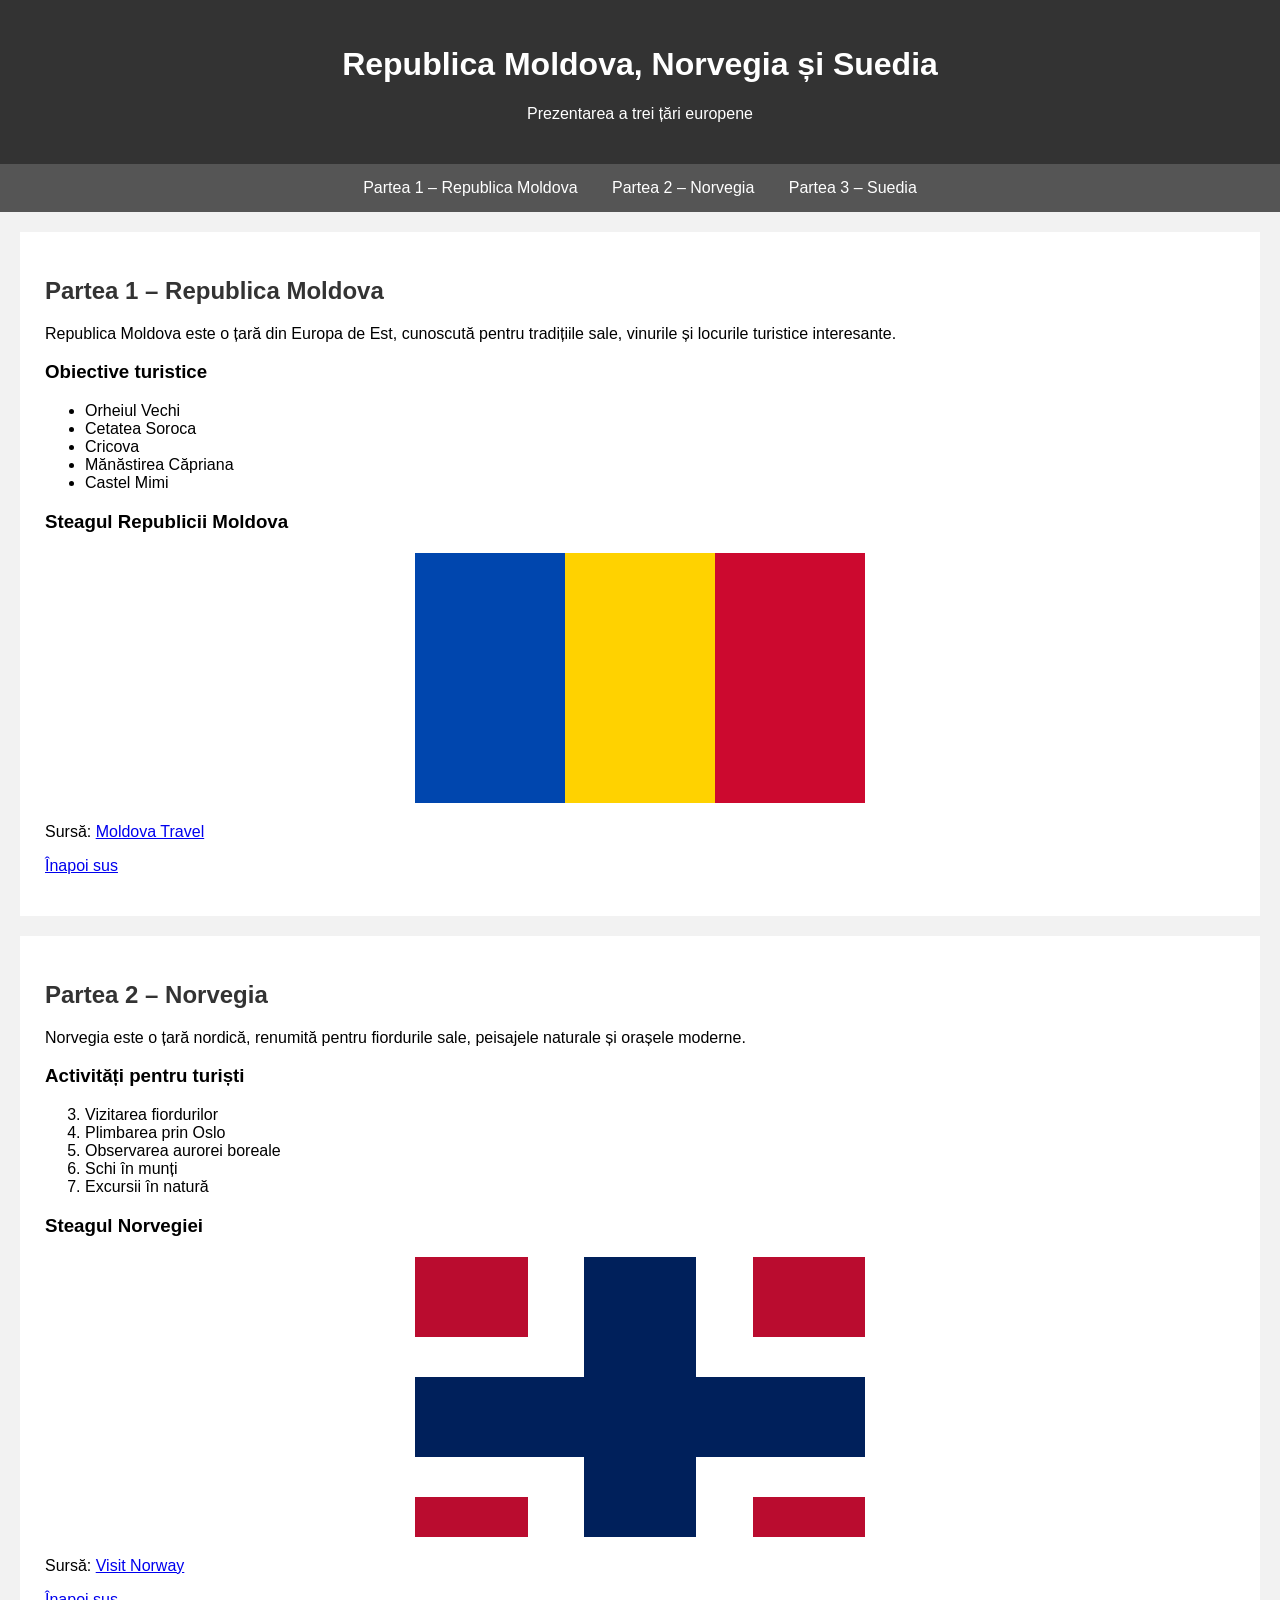
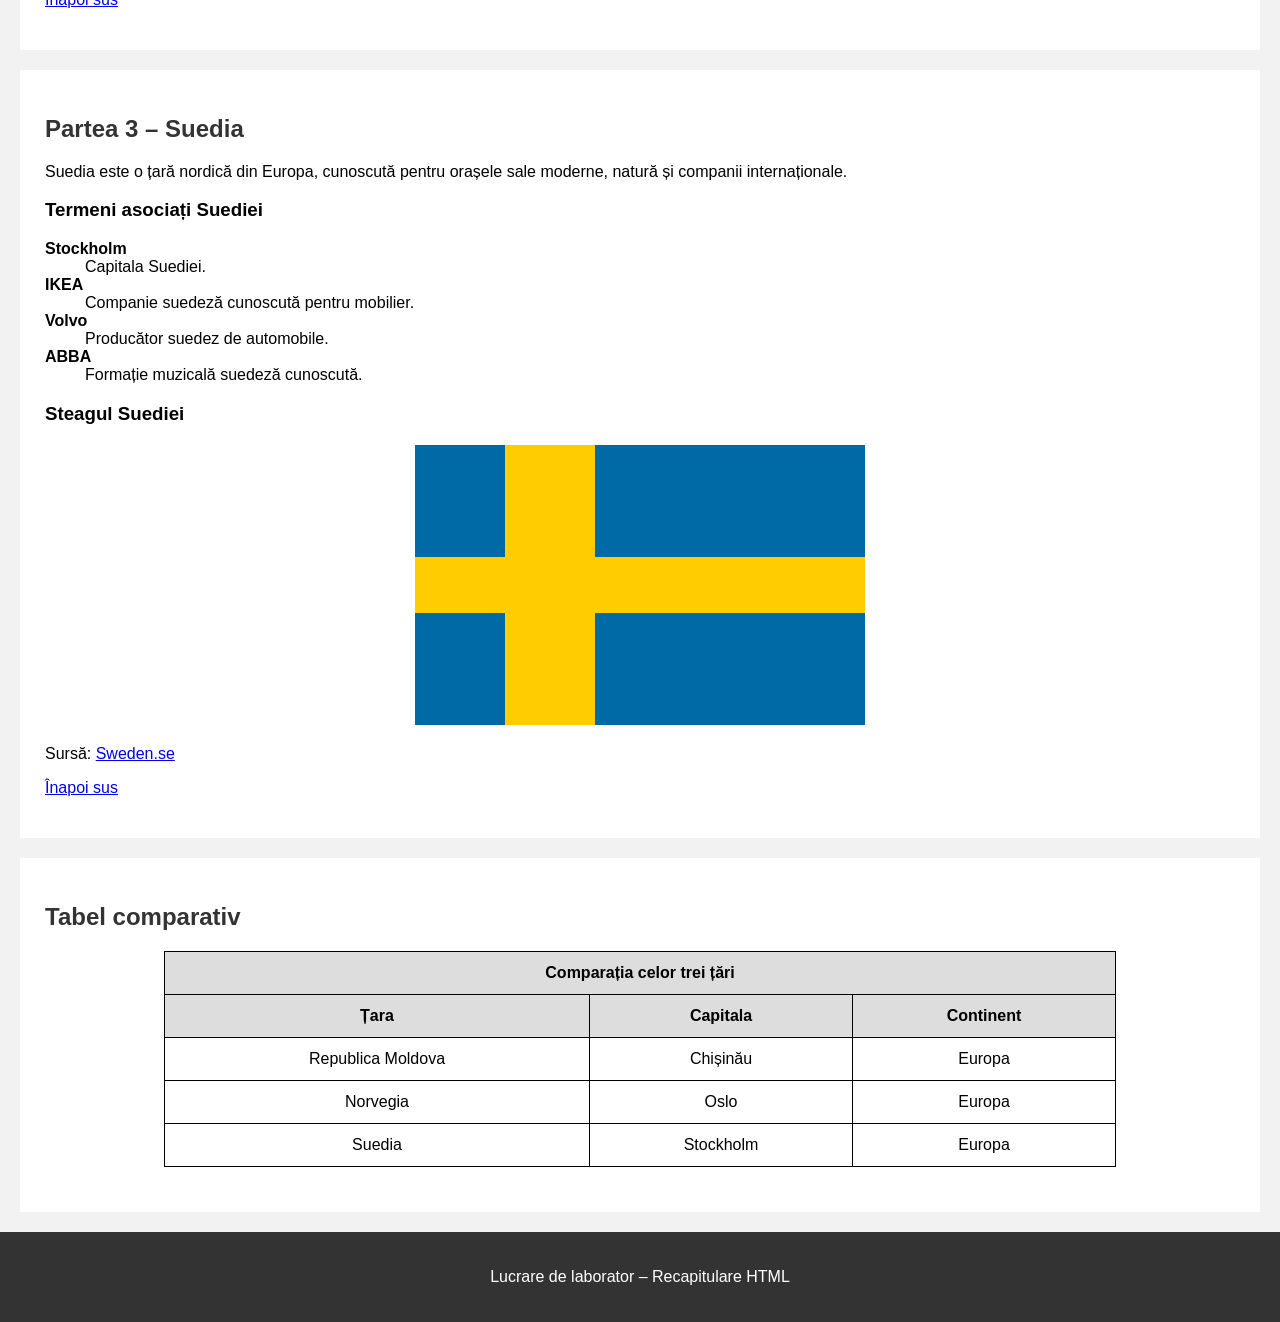
<file: index.html>
<!DOCTYPE html>
<html>
<head>
    <meta charset="UTF-8">
    <title>Republica Moldova, Norvegia și Suedia</title>

    <style>

        body {
            font-family: Arial;
            margin: 0;
            background-color: #f2f2f2;
        }

        /* HEADER */

        header {
            background-color: #333;
            color: white;
            text-align: center;
            padding: 25px;
        }

        /* MENIU */

        nav {
            background-color: #555;
            text-align: center;
            padding: 15px;
        }

        nav a {
            color: white;
            text-decoration: none;
            margin: 15px;
        }

        nav a:hover {
            text-decoration: underline;
        }

        /* SECTIUNI */

        .tara {
            background-color: white;
            margin: 20px;
            padding: 25px;
        }

        h2 {
            color: #333;
        }

        /* STEAGURI */

        table {
            border-collapse: collapse;
            margin: 20px auto;
        }

        td {
            padding: 0;
        }


        /* STEAGUL REPUBLICII MOLDOVA */

        .moldova {
            width: 450px;
            height: 250px;
        }

        .moldova td {
            width: 150px;
            height: 250px;
        }

        .albastru-moldova {
            background-color: #0046ae;
        }

        .galben-moldova {
            background-color: #ffd200;
        }

        .rosu-moldova {
            background-color: #cc092f;
        }


        /* STEAGUL NORVEGIEI */

        .norvegia {
            width: 450px;
            height: 280px;
        }

        .norvegia td {
            width: 56px;
            height: 40px;
        }

        .rosu-norvegia {
            background-color: #ba0c2f;
        }

        .alb-norvegia {
            background-color: white;
        }

        .albastru-norvegia {
            background-color: #00205b;
        }


        /* STEAGUL SUEDIEI */

        .suedia {
            width: 450px;
            height: 280px;
        }

        .suedia td {
            width: 90px;
            height: 56px;
        }

        .albastru-suedia {
            background-color: #006aa7;
        }

        .galben-suedia {
            background-color: #fecc00;
        }


        /* TABEL COMPARATIV */

        .comparativ {
            background-color: white;
            margin: 20px;
            padding: 25px;
        }

        .comparativ table {
            width: 80%;
            border-collapse: collapse;
        }

        .comparativ th,
        .comparativ td {
            border: 1px solid black;
            padding: 12px;
            text-align: center;
        }

        .comparativ th {
            background-color: #ddd;
        }


        /* FOOTER */

        footer {
            background-color: #333;
            color: white;
            text-align: center;
            padding: 20px;
        }

    </style>
</head>


<body id="sus">


    <!-- HEADER -->

    <header>
        <h1>Republica Moldova, Norvegia și Suedia</h1>
        <p>Prezentarea a trei țări europene</p>
    </header>


    <!-- MENIU -->

    <nav>

        <a href="#moldova">
            Partea 1 – Republica Moldova
        </a>

        <a href="#norvegia">
            Partea 2 – Norvegia
        </a>

        <a href="#suedia">
            Partea 3 – Suedia
        </a>

    </nav>



    <!-- REPUBLICA MOLDOVA -->

    <div class="tara" id="moldova">

        <section>

            <h2>Partea 1 – Republica Moldova</h2>

            <article>

                <p>
                    Republica Moldova este o țară din Europa de Est,
                    cunoscută pentru tradițiile sale, vinurile și locurile
                    turistice interesante.
                </p>


                <h3>Obiective turistice</h3>

                <ul>

                    <li>Orheiul Vechi</li>

                    <li>Cetatea Soroca</li>

                    <li>Cricova</li>

                    <li>Mănăstirea Căpriana</li>

                    <li>Castel Mimi</li>

                </ul>


                <h3>Steagul Republicii Moldova</h3>


                <table class="moldova">

                    <tr>

                        <td class="albastru-moldova"></td>

                        <td class="galben-moldova"></td>

                        <td class="rosu-moldova"></td>

                    </tr>

                </table>


                <p>
                    Sursă:
                    <a href="https://moldova.travel/" target="_blank">
                        Moldova Travel
                    </a>
                </p>

            </article>


            <p>
                <a href="#sus">Înapoi sus</a>
            </p>

        </section>

    </div>



    <!-- NORVEGIA -->

    <div class="tara" id="norvegia">

        <section>

            <h2>Partea 2 – Norvegia</h2>

            <article>

                <p>
                    Norvegia este o țară nordică, renumită pentru fiordurile
                    sale, peisajele naturale și orașele moderne.
                </p>


                <h3>Activități pentru turiști</h3>


                <ol start="3">

                    <li>Vizitarea fiordurilor</li>

                    <li>Plimbarea prin Oslo</li>

                    <li>Observarea aurorei boreale</li>

                    <li>Schi în munți</li>

                    <li>Excursii în natură</li>

                </ol>


                <h3>Steagul Norvegiei</h3>


                <table class="norvegia">

                    <tr>

                        <td class="rosu-norvegia"></td>
                        <td class="rosu-norvegia"></td>
                        <td class="alb-norvegia"></td>
                        <td class="albastru-norvegia"></td>
                        <td class="albastru-norvegia"></td>
                        <td class="alb-norvegia"></td>
                        <td class="rosu-norvegia"></td>
                        <td class="rosu-norvegia"></td>

                    </tr>


                    <tr>

                        <td class="rosu-norvegia"></td>
                        <td class="rosu-norvegia"></td>
                        <td class="alb-norvegia"></td>
                        <td class="albastru-norvegia"></td>
                        <td class="albastru-norvegia"></td>
                        <td class="alb-norvegia"></td>
                        <td class="rosu-norvegia"></td>
                        <td class="rosu-norvegia"></td>

                    </tr>


                    <tr>

                        <td class="alb-norvegia"></td>
                        <td class="alb-norvegia"></td>
                        <td class="alb-norvegia"></td>
                        <td class="albastru-norvegia"></td>
                        <td class="albastru-norvegia"></td>
                        <td class="alb-norvegia"></td>
                        <td class="alb-norvegia"></td>
                        <td class="alb-norvegia"></td>

                    </tr>


                    <tr>

                        <td class="albastru-norvegia"></td>
                        <td class="albastru-norvegia"></td>
                        <td class="albastru-norvegia"></td>
                        <td class="albastru-norvegia"></td>
                        <td class="albastru-norvegia"></td>
                        <td class="albastru-norvegia"></td>
                        <td class="albastru-norvegia"></td>
                        <td class="albastru-norvegia"></td>

                    </tr>


                    <tr>

                        <td class="albastru-norvegia"></td>
                        <td class="albastru-norvegia"></td>
                        <td class="albastru-norvegia"></td>
                        <td class="albastru-norvegia"></td>
                        <td class="albastru-norvegia"></td>
                        <td class="albastru-norvegia"></td>
                        <td class="albastru-norvegia"></td>
                        <td class="albastru-norvegia"></td>

                    </tr>


                    <tr>

                        <td class="alb-norvegia"></td>
                        <td class="alb-norvegia"></td>
                        <td class="alb-norvegia"></td>
                        <td class="albastru-norvegia"></td>
                        <td class="albastru-norvegia"></td>
                        <td class="alb-norvegia"></td>
                        <td class="alb-norvegia"></td>
                        <td class="alb-norvegia"></td>

                    </tr>


                    <tr>

                        <td class="rosu-norvegia"></td>
                        <td class="rosu-norvegia"></td>
                        <td class="alb-norvegia"></td>
                        <td class="albastru-norvegia"></td>
                        <td class="albastru-norvegia"></td>
                        <td class="alb-norvegia"></td>
                        <td class="rosu-norvegia"></td>
                        <td class="rosu-norvegia"></td>

                    </tr>

                </table>


                <p>
                    Sursă:
                    <a href="https://www.visitnorway.com/" target="_blank">
                        Visit Norway
                    </a>
                </p>

            </article>


            <p>
                <a href="#sus">Înapoi sus</a>
            </p>

        </section>

    </div>



    <!-- SUEDIA -->

    <div class="tara" id="suedia">

        <section>

            <h2>Partea 3 – Suedia</h2>

            <article>

                <p>
                    Suedia este o țară nordică din Europa, cunoscută pentru
                    orașele sale moderne, natură și companii internaționale.
                </p>


                <h3>Termeni asociați Suediei</h3>


                <dl>

                    <dt><b>Stockholm</b></dt>

                    <dd>
                        Capitala Suediei.
                    </dd>


                    <dt><b>IKEA</b></dt>

                    <dd>
                        Companie suedeză cunoscută pentru mobilier.
                    </dd>


                    <dt><b>Volvo</b></dt>

                    <dd>
                        Producător suedez de automobile.
                    </dd>


                    <dt><b>ABBA</b></dt>

                    <dd>
                        Formație muzicală suedeză cunoscută.
                    </dd>

                </dl>


                <h3>Steagul Suediei</h3>


                <table class="suedia">

                    <tr>

                        <td class="albastru-suedia"></td>
                        <td class="galben-suedia"></td>
                        <td class="albastru-suedia"></td>
                        <td class="albastru-suedia"></td>
                        <td class="albastru-suedia"></td>

                    </tr>


                    <tr>

                        <td class="albastru-suedia"></td>
                        <td class="galben-suedia"></td>
                        <td class="albastru-suedia"></td>
                        <td class="albastru-suedia"></td>
                        <td class="albastru-suedia"></td>

                    </tr>


                    <tr>

                        <td class="galben-suedia"></td>
                        <td class="galben-suedia"></td>
                        <td class="galben-suedia"></td>
                        <td class="galben-suedia"></td>
                        <td class="galben-suedia"></td>

                    </tr>


                    <tr>

                        <td class="albastru-suedia"></td>
                        <td class="galben-suedia"></td>
                        <td class="albastru-suedia"></td>
                        <td class="albastru-suedia"></td>
                        <td class="albastru-suedia"></td>

                    </tr>


                    <tr>

                        <td class="albastru-suedia"></td>
                        <td class="galben-suedia"></td>
                        <td class="albastru-suedia"></td>
                        <td class="albastru-suedia"></td>
                        <td class="albastru-suedia"></td>

                    </tr>

                </table>


                <p>
                    Sursă:
                    <a href="https://sweden.se/" target="_blank">
                        Sweden.se
                    </a>
                </p>

            </article>


            <p>
                <a href="#sus">Înapoi sus</a>
            </p>

        </section>

    </div>



    <!-- TABEL COMPARATIV -->

    <div class="comparativ">

        <section>

            <h2>Tabel comparativ</h2>


            <table>

                <tr>

                    <th colspan="3">
                        Comparația celor trei țări
                    </th>

                </tr>


                <tr>

                    <th>Țara</th>

                    <th>Capitala</th>

                    <th>Continent</th>

                </tr>


                <tr>

                    <td>Republica Moldova</td>

                    <td>Chișinău</td>

                    <td>Europa</td>

                </tr>


                <tr>

                    <td>Norvegia</td>

                    <td>Oslo</td>

                    <td>Europa</td>

                </tr>


                <tr>

                    <td>Suedia</td>

                    <td>Stockholm</td>

                    <td>Europa</td>

                </tr>

            </table>

        </section>

    </div>



    <!-- FOOTER -->

    <footer>

        <p>
            Lucrare de laborator – Recapitulare HTML
        </p>

    </footer>


</body>
</html>
</file>
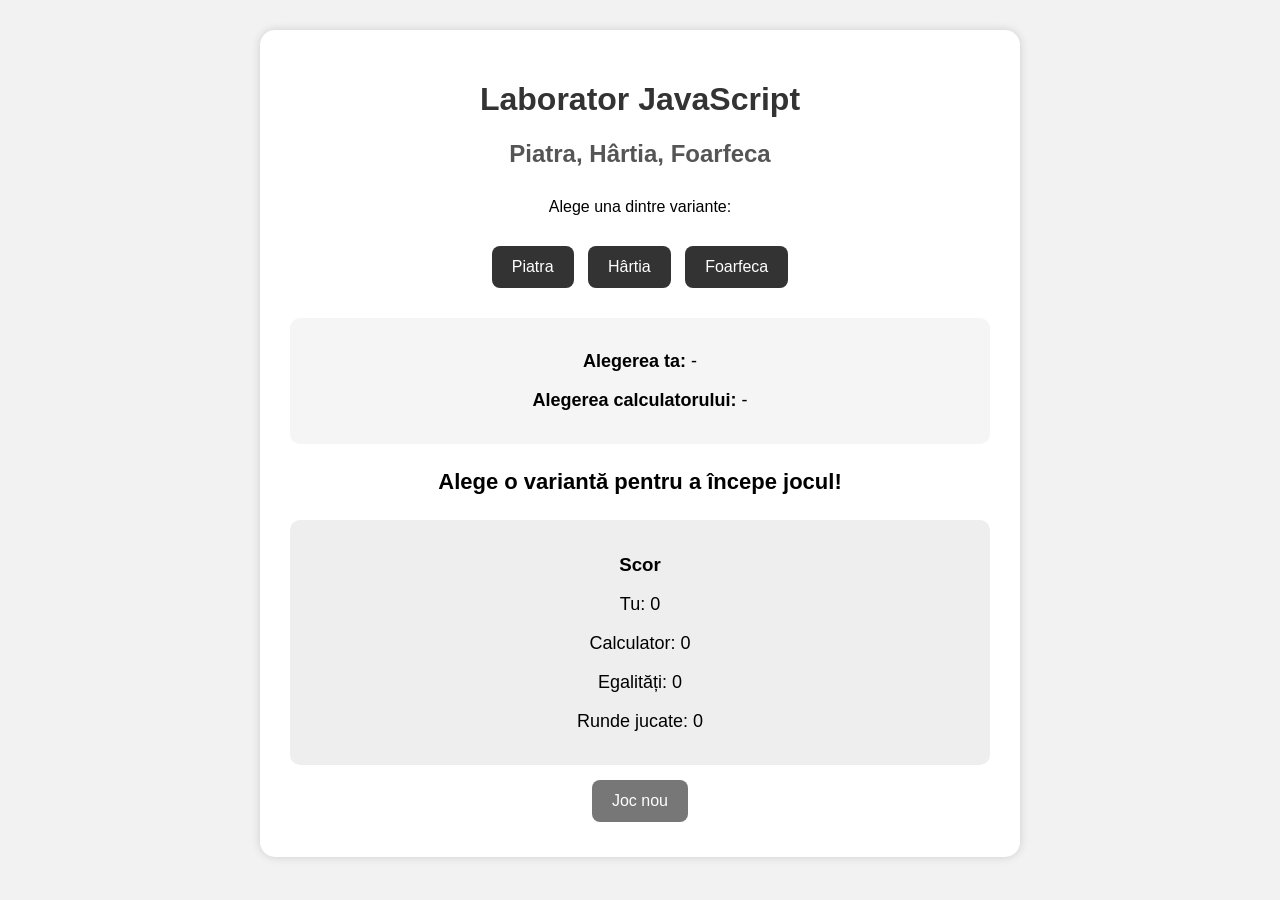
<file: Lab3/index.html>
<!DOCTYPE html>
<html lang="ro">
<head>
    <meta charset="UTF-8">
    <meta name="viewport" content="width=device-width, initial-scale=1.0">

    <title>Laborator JavaScript - Obiecte, Funcții și Metode</title>

    <style>
        body {
            font-family: Arial, sans-serif;
            background-color: #f2f2f2;
            margin: 0;
            padding: 30px;
        }

        .container {
            max-width: 700px;
            margin: auto;
            background-color: white;
            padding: 30px;
            border-radius: 15px;
            box-shadow: 0 0 10px rgba(0, 0, 0, 0.15);
        }

        h1 {
            text-align: center;
            color: #333;
        }

        h2 {
            text-align: center;
            color: #555;
        }

        .game {
            text-align: center;
            margin-top: 30px;
        }

        .buttons {
            margin: 25px 0;
        }

        button {
            padding: 12px 20px;
            margin: 5px;
            border: none;
            border-radius: 8px;
            background-color: #333;
            color: white;
            font-size: 16px;
            cursor: pointer;
        }

        button:hover {
            background-color: #555;
        }

        .info {
            background-color: #f5f5f5;
            padding: 15px;
            border-radius: 10px;
            margin-top: 20px;
        }

        .info p {
            font-size: 18px;
        }

        #result {
            font-size: 22px;
            font-weight: bold;
            margin: 25px 0;
        }

        .score {
            background-color: #eeeeee;
            padding: 15px;
            border-radius: 10px;
            margin-top: 20px;
        }

        .score p {
            font-size: 18px;
        }

        #newGame {
            background-color: #777;
            margin-top: 15px;
        }

        #newGame:hover {
            background-color: #555;
        }
    </style>
</head>

<body>

    <div class="container">

        <h1>Laborator JavaScript</h1>

        <h2>Piatra, Hârtia, Foarfeca</h2>

        <div class="game">

            <p>Alege una dintre variante:</p>

            <div class="buttons">

                <button id="rock">
                    Piatra
                </button>

                <button id="paper">
                    Hârtia
                </button>

                <button id="scissors">
                    Foarfeca
                </button>

            </div>


            <div class="info">

                <p>
                    <strong>Alegerea ta:</strong>
                    <span id="playerChoice">-</span>
                </p>

                <p>
                    <strong>Alegerea calculatorului:</strong>
                    <span id="computerChoice">-</span>
                </p>

            </div>


            <div id="result">
                Alege o variantă pentru a începe jocul!
            </div>


            <div class="score">

                <h3>Scor</h3>

                <p>
                    Tu:
                    <span id="playerScore">0</span>
                </p>

                <p>
                    Calculator:
                    <span id="computerScore">0</span>
                </p>

                <p>
                    Egalități:
                    <span id="drawScore">0</span>
                </p>

                <p>
                    Runde jucate:
                    <span id="rounds">0</span>
                </p>

            </div>


            <button id="newGame">
                Joc nou
            </button>

        </div>

    </div>


    <script src="script.js"></script>

</body>
</html>
</file>
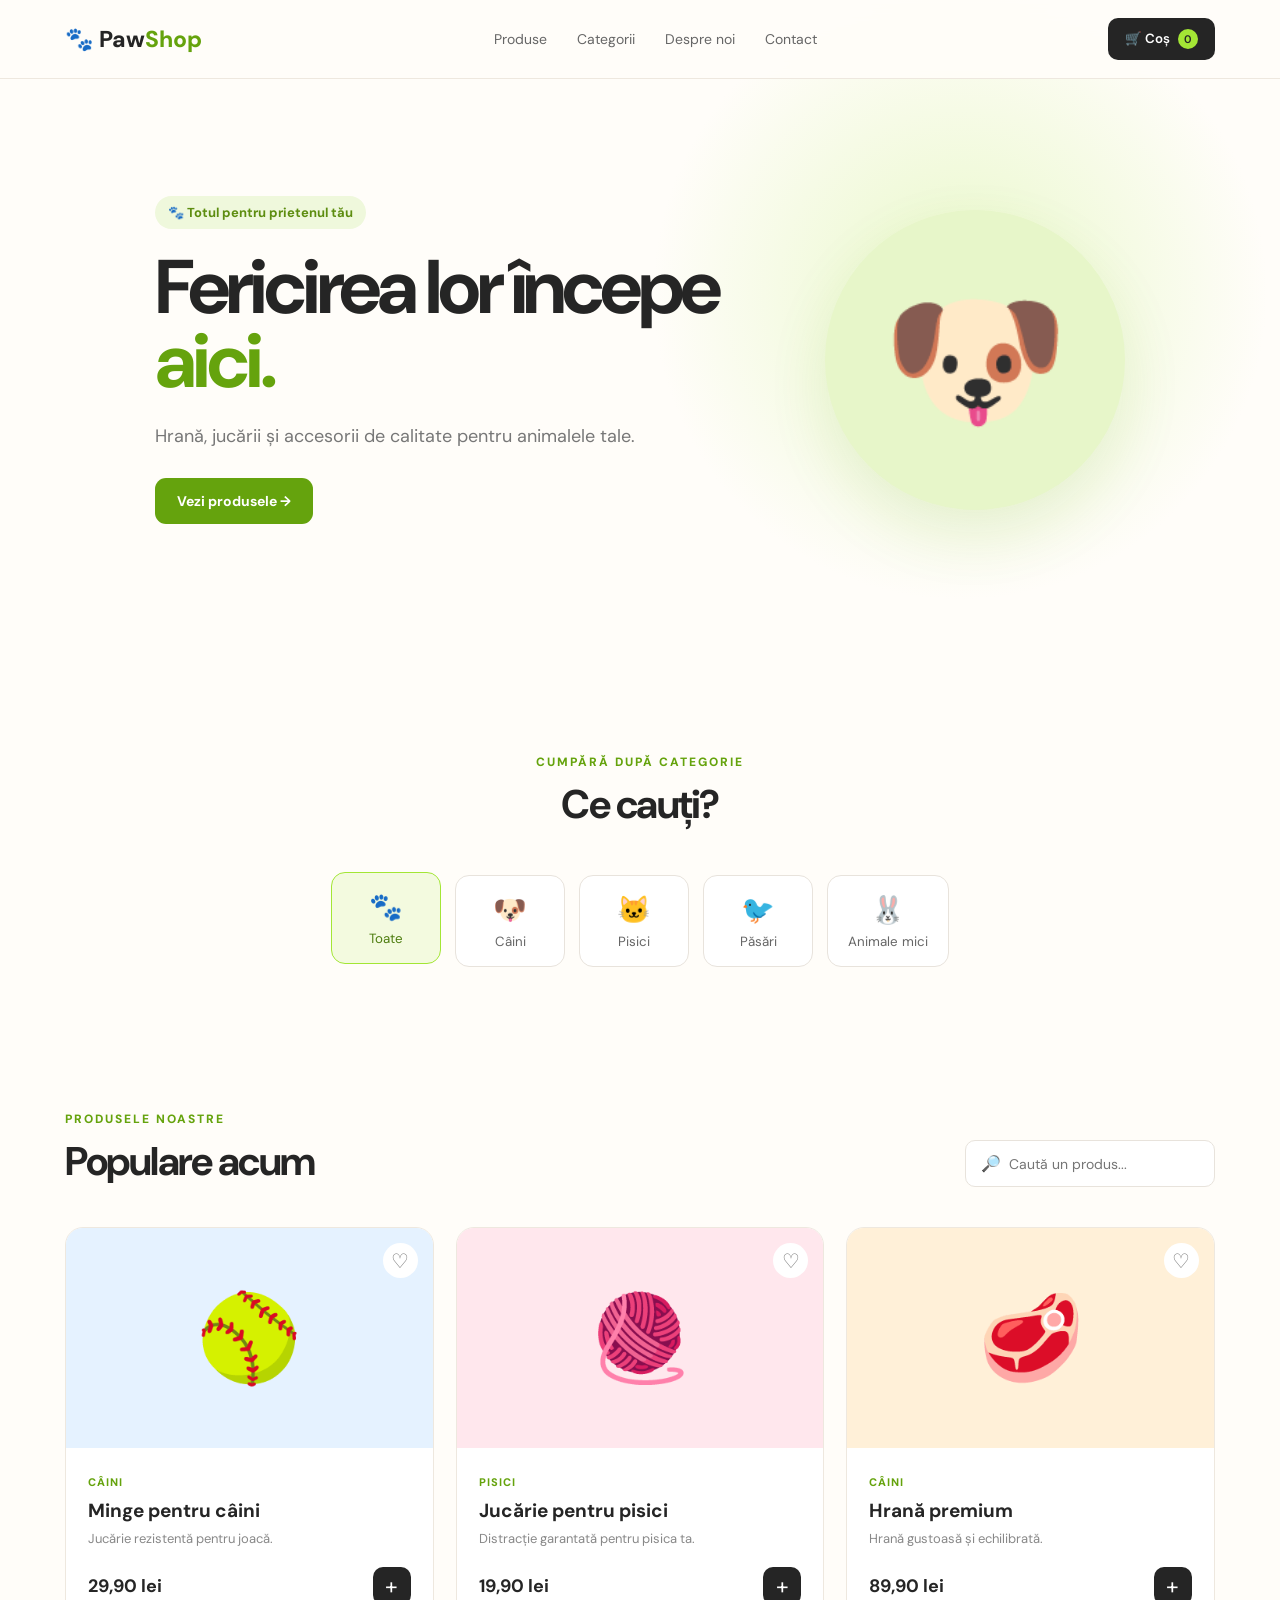
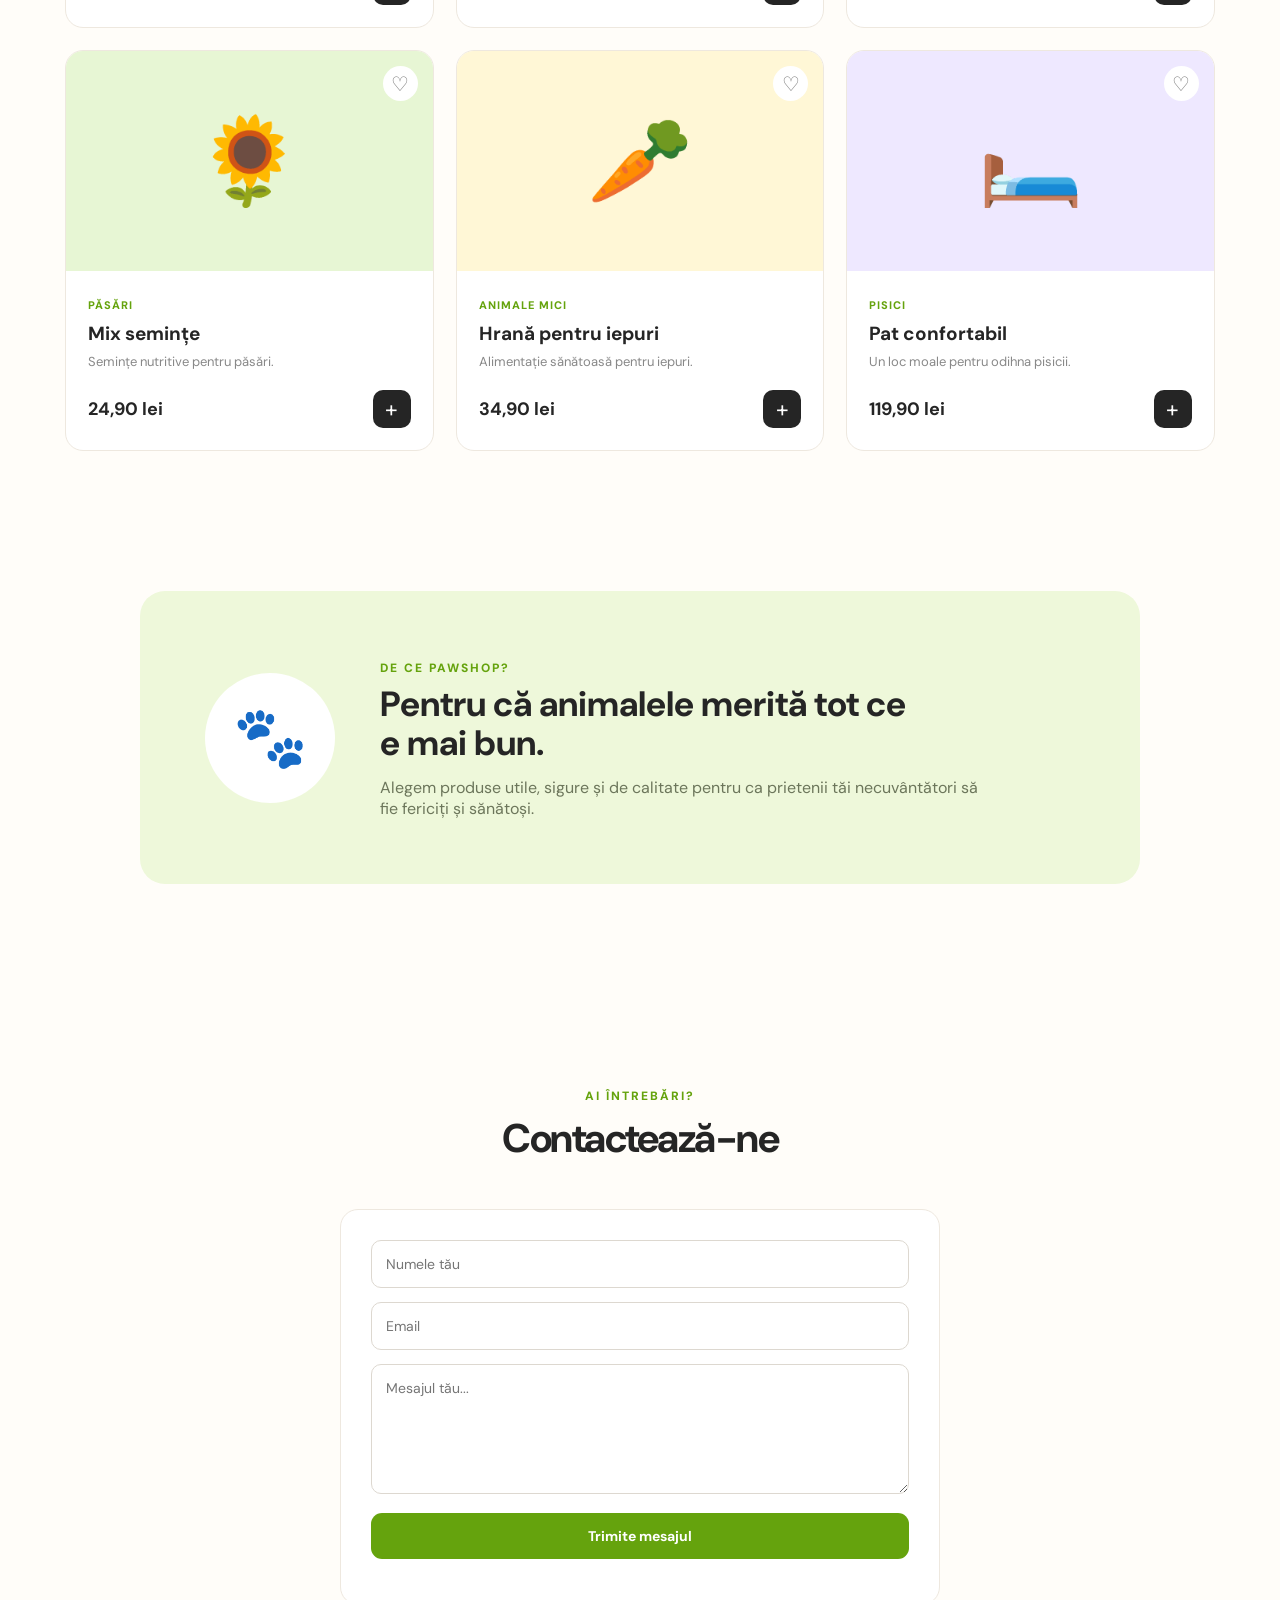
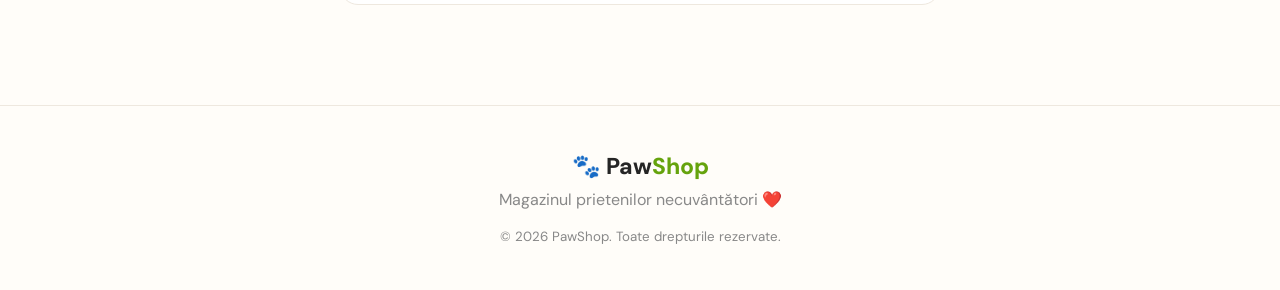
<file: Lab1/site-proba/index.html>
<!DOCTYPE html>
<html lang="ro">
<head>
  <meta charset="UTF-8">
  <meta name="viewport" content="width=device-width, initial-scale=1.0">

  <title>PawShop — Magazin pentru animale</title>

  <link rel="stylesheet" href="style.css">
</head>

<body>

  <!-- NAVBAR -->
  <header>
    <nav class="navbar">

      <a href="#" class="logo">
        🐾 Paw<span>Shop</span>
      </a>

      <div class="nav-links">
        <a href="#produse">Produse</a>
        <a href="#categorii">Categorii</a>
        <a href="#despre">Despre noi</a>
        <a href="#contact">Contact</a>
      </div>

      <button class="cart-button" id="cart-button">
        🛒 Coș
        <span id="cart-count">0</span>
      </button>

    </nav>
  </header>


  <!-- HERO -->
  <section class="hero">

    <div class="hero-content">

      <span class="badge">🐾 Totul pentru prietenul tău</span>

      <h1>
        Fericirea lor începe
        <span>aici.</span>
      </h1>

      <p>
        Hrană, jucării și accesorii de calitate
        pentru animalele tale.
      </p>

      <a href="#produse" class="primary-button">
        Vezi produsele →
      </a>

    </div>

    <div class="hero-animal">
      🐶
    </div>

  </section>


  <!-- CATEGORII -->
  <section id="categorii" class="section">

    <div class="section-title">
      <span>Cumpără după categorie</span>
      <h2>Ce cauți?</h2>
    </div>

    <div class="categories">

      <button class="category active" data-category="toate">
        <strong>🐾</strong>
        Toate
      </button>

      <button class="category" data-category="caini">
        <strong>🐶</strong>
        Câini
      </button>

      <button class="category" data-category="pisici">
        <strong>🐱</strong>
        Pisici
      </button>

      <button class="category" data-category="pasari">
        <strong>🐦</strong>
        Păsări
      </button>

      <button class="category" data-category="iepuri">
        <strong>🐰</strong>
        Animale mici
      </button>

    </div>

  </section>


  <!-- PRODUSE -->
  <section id="produse" class="section products-section">

    <div class="products-header">

      <div class="section-title left">
        <span>Produsele noastre</span>
        <h2>Populare acum</h2>
      </div>

      <div class="search-box">
        🔎
        <input
          type="text"
          id="search"
          placeholder="Caută un produs..."
        >
      </div>

    </div>

    <div class="products" id="products">

      <!-- PRODUS 1 -->
      <article
        class="product"
        data-category="caini"
        data-name="Minge pentru câini"
      >

        <div class="product-image blue">
          🥎
          <span class="favorite">♡</span>
        </div>

        <div class="product-info">

          <span class="product-category">Câini</span>

          <h3>Minge pentru câini</h3>

          <p>
            Jucărie rezistentă pentru joacă.
          </p>

          <div class="product-bottom">
            <strong>29,90 lei</strong>

            <button
              class="add-button"
              data-name="Minge pentru câini"
              data-price="29.90"
            >
              +
            </button>
          </div>

        </div>

      </article>


      <!-- PRODUS 2 -->
      <article
        class="product"
        data-category="pisici"
        data-name="Jucărie pentru pisici"
      >

        <div class="product-image pink">
          🧶
          <span class="favorite">♡</span>
        </div>

        <div class="product-info">

          <span class="product-category">Pisici</span>

          <h3>Jucărie pentru pisici</h3>

          <p>
            Distracție garantată pentru pisica ta.
          </p>

          <div class="product-bottom">
            <strong>19,90 lei</strong>

            <button
              class="add-button"
              data-name="Jucărie pentru pisici"
              data-price="19.90"
            >
              +
            </button>
          </div>

        </div>

      </article>


      <!-- PRODUS 3 -->
      <article
        class="product"
        data-category="caini"
        data-name="Hrană premium câini"
      >

        <div class="product-image orange">
          🥩
          <span class="favorite">♡</span>
        </div>

        <div class="product-info">

          <span class="product-category">Câini</span>

          <h3>Hrană premium</h3>

          <p>
            Hrană gustoasă și echilibrată.
          </p>

          <div class="product-bottom">
            <strong>89,90 lei</strong>

            <button
              class="add-button"
              data-name="Hrană premium"
              data-price="89.90"
            >
              +
            </button>
          </div>

        </div>

      </article>


      <!-- PRODUS 4 -->
      <article
        class="product"
        data-category="pasari"
        data-name="Mix semințe păsări"
      >

        <div class="product-image green">
          🌻
          <span class="favorite">♡</span>
        </div>

        <div class="product-info">

          <span class="product-category">Păsări</span>

          <h3>Mix semințe</h3>

          <p>
            Semințe nutritive pentru păsări.
          </p>

          <div class="product-bottom">
            <strong>24,90 lei</strong>

            <button
              class="add-button"
              data-name="Mix semințe"
              data-price="24.90"
            >
              +
            </button>
          </div>

        </div>

      </article>


      <!-- PRODUS 5 -->
      <article
        class="product"
        data-category="iepuri"
        data-name="Hrană pentru iepuri"
      >

        <div class="product-image yellow">
          🥕
          <span class="favorite">♡</span>
        </div>

        <div class="product-info">

          <span class="product-category">Animale mici</span>

          <h3>Hrană pentru iepuri</h3>

          <p>
            Alimentație sănătoasă pentru iepuri.
          </p>

          <div class="product-bottom">
            <strong>34,90 lei</strong>

            <button
              class="add-button"
              data-name="Hrană pentru iepuri"
              data-price="34.90"
            >
              +
            </button>
          </div>

        </div>

      </article>


      <!-- PRODUS 6 -->
      <article
        class="product"
        data-category="pisici"
        data-name="Pat pentru pisici"
      >

        <div class="product-image purple">
          🛏️
          <span class="favorite">♡</span>
        </div>

        <div class="product-info">

          <span class="product-category">Pisici</span>

          <h3>Pat confortabil</h3>

          <p>
            Un loc moale pentru odihna pisicii.
          </p>

          <div class="product-bottom">
            <strong>119,90 lei</strong>

            <button
              class="add-button"
              data-name="Pat confortabil"
              data-price="119.90"
            >
              +
            </button>
          </div>

        </div>

      </article>

    </div>

  </section>


  <!-- DESPRE -->
  <section id="despre" class="about">

    <div class="about-icon">
      🐾
    </div>

    <div>
      <span>De ce PawShop?</span>

      <h2>
        Pentru că animalele
        merită tot ce e mai bun.
      </h2>

      <p>
        Alegem produse utile, sigure și de calitate
        pentru ca prietenii tăi necuvântători să fie
        fericiți și sănătoși.
      </p>
    </div>

  </section>


  <!-- CONTACT -->
  <section id="contact" class="contact section">

    <div class="section-title">
      <span>Ai întrebări?</span>
      <h2>Contactează-ne</h2>
    </div>

    <form id="contact-form">

      <input
        type="text"
        id="name"
        placeholder="Numele tău"
        required
      >

      <input
        type="email"
        id="email"
        placeholder="Email"
        required
      >

      <textarea
        id="message"
        placeholder="Mesajul tău..."
        required
      ></textarea>

      <button type="submit" class="primary-button">
        Trimite mesajul
      </button>

      <p id="form-message"></p>

    </form>

  </section>


  <!-- FOOTER -->
  <footer>

    <div class="logo">
      🐾 Paw<span>Shop</span>
    </div>

    <p>
      Magazinul prietenilor necuvântători ❤️
    </p>

    <small>
      © 2026 PawShop. Toate drepturile rezervate.
    </small>

  </footer>


  <!-- COS -->
  <div class="cart-overlay" id="cart-overlay">

    <div class="cart">

      <div class="cart-header">
        <h2>Coșul tău 🛒</h2>

        <button id="close-cart">
          ×
        </button>
      </div>

      <div id="cart-items">
        <p class="empty-cart">
          Coșul este gol.
        </p>
      </div>

      <div class="cart-footer">

        <div>
          <span>Total</span>
          <strong id="cart-total">0,00 lei</strong>
        </div>

        <button class="primary-button" id="checkout">
          Finalizează comanda
        </button>

      </div>

    </div>

  </div>


  <script src="script.js"></script>

</body>
</html>
</file>
<file: Lab1/site-proba/style.css>
@import url('https://fonts.googleapis.com/css2?family=DM+Sans:wght@400;500;600;700;800&display=swap');

* {
  margin: 0;
  padding: 0;
  box-sizing: border-box;
}

html {
  scroll-behavior: smooth;
}

body {
  font-family: "DM Sans", sans-serif;
  background: #fffdf9;
  color: #252525;
}

button,
input,
textarea {
  font-family: inherit;
}

button {
  cursor: pointer;
}

a {
  text-decoration: none;
  color: inherit;
}

/* NAVBAR */

header {
  position: fixed;
  top: 0;
  left: 0;
  width: 100%;
  z-index: 100;

  background: rgba(255, 253, 249, 0.9);
  backdrop-filter: blur(15px);

  border-bottom: 1px solid #eee8df;
}

.navbar {
  max-width: 1200px;
  margin: auto;

  height: 78px;

  padding: 0 25px;

  display: flex;
  align-items: center;
  justify-content: space-between;
}

.logo {
  font-size: 23px;
  font-weight: 800;
  color: #252525;
}

.logo span {
  color: #65a30d;
}

.nav-links {
  display: flex;
  gap: 30px;

  color: #666;
  font-size: 14px;
}

.nav-links a {
  transition: 0.2s;
}

.nav-links a:hover {
  color: #65a30d;
}

.cart-button {
  border: none;

  padding: 11px 17px;

  border-radius: 10px;

  background: #252525;
  color: white;

  font-weight: 600;
}

.cart-button span {
  display: inline-flex;

  width: 20px;
  height: 20px;

  margin-left: 5px;

  align-items: center;
  justify-content: center;

  background: #a3e635;
  color: #252525;

  border-radius: 50%;

  font-size: 11px;
}

/* HERO */

.hero {
  min-height: 650px;

  padding: 150px 8% 80px;

  display: flex;
  align-items: center;
  justify-content: center;

  gap: 70px;

  background:
    radial-gradient(
      circle at 75% 45%,
      #e9f8ca,
      transparent 30%
    ),
    #fffdf9;
}

.hero-content {
  max-width: 600px;
}

.badge {
  display: inline-block;

  padding: 8px 13px;

  margin-bottom: 22px;

  border-radius: 30px;

  background: #eff8dc;
  color: #5d8d10;

  font-size: 13px;
  font-weight: 700;
}

.hero h1 {
  font-size: clamp(48px, 7vw, 76px);

  line-height: 0.98;

  letter-spacing: -4px;

  margin-bottom: 25px;
}

.hero h1 span {
  color: #65a30d;
}

.hero p {
  max-width: 500px;

  color: #777;

  font-size: 18px;

  margin-bottom: 30px;
}

.primary-button {
  display: inline-block;

  padding: 14px 22px;

  border: none;
  border-radius: 11px;

  background: #65a30d;
  color: white;

  font-size: 14px;
  font-weight: 700;

  transition: 0.25s;
}

.primary-button:hover {
  background: #4d7c0f;

  transform: translateY(-2px);

  box-shadow:
    0 10px 25px rgba(101, 163, 13, 0.25);
}

.hero-animal {
  width: 300px;
  height: 300px;

  display: flex;
  align-items: center;
  justify-content: center;

  border-radius: 50%;

  background: #e7f6c9;

  font-size: 150px;

  box-shadow:
    0 25px 60px rgba(101, 163, 13, 0.12);

  animation: float 4s ease-in-out infinite;
}

@keyframes float {
  0%, 100% {
    transform: translateY(0);
  }

  50% {
    transform: translateY(-12px);
  }
}

/* SECTIONS */

.section {
  max-width: 1200px;
  margin: auto;

  padding: 100px 25px;
}

.section-title {
  text-align: center;
  margin-bottom: 45px;
}

.section-title span,
.about span {
  color: #65a30d;

  font-size: 12px;
  font-weight: 800;

  text-transform: uppercase;

  letter-spacing: 2px;
}

.section-title h2 {
  margin-top: 7px;

  font-size: 40px;

  letter-spacing: -1.5px;
}

/* CATEGORIES */

.categories {
  display: flex;
  justify-content: center;
  gap: 14px;
  flex-wrap: wrap;
}

.category {
  min-width: 110px;

  padding: 16px 20px;

  display: flex;
  flex-direction: column;
  align-items: center;

  gap: 6px;

  border: 1px solid #e8e3dc;
  border-radius: 14px;

  background: white;

  color: #666;

  transition: 0.2s;
}

.category strong {
  font-size: 27px;
}

.category:hover,
.category.active {
  border-color: #a3e635;

  background: #f3fadf;

  color: #4d7c0f;

  transform: translateY(-3px);
}

/* PRODUCTS */

.products-section {
  padding-top: 40px;
}

.products-header {
  display: flex;
  align-items: end;
  justify-content: space-between;

  margin-bottom: 40px;
}

.section-title.left {
  text-align: left;
  margin: 0;
}

.search-box {
  width: 250px;

  display: flex;
  align-items: center;
  gap: 8px;

  padding: 12px 15px;

  background: white;

  border: 1px solid #e8e3dc;
  border-radius: 10px;
}

.search-box input {
  width: 100%;

  border: none;
  outline: none;

  background: transparent;

  font-size: 14px;
}

/* PRODUCT GRID */

.products {
  display: grid;

  grid-template-columns:
    repeat(3, 1fr);

  gap: 22px;
}

.product {
  overflow: hidden;

  background: white;

  border: 1px solid #eee8df;

  border-radius: 18px;

  transition: 0.25s;
}

.product:hover {
  transform: translateY(-5px);

  box-shadow:
    0 20px 45px rgba(0, 0, 0, 0.07);
}

.product.hidden {
  display: none;
}

.product-image {
  height: 220px;

  display: flex;
  align-items: center;
  justify-content: center;

  position: relative;

  font-size: 85px;
}

.blue {
  background: #e5f2ff;
}

.pink {
  background: #ffe7ed;
}

.orange {
  background: #fff0d8;
}

.green {
  background: #e7f6d4;
}

.yellow {
  background: #fff7d6;
}

.purple {
  background: #eee8ff;
}

.favorite {
  position: absolute;

  top: 15px;
  right: 15px;

  width: 35px;
  height: 35px;

  display: flex;
  align-items: center;
  justify-content: center;

  border-radius: 50%;

  background: white;

  font-size: 20px;

  color: #777;

  cursor: pointer;
}

.favorite.liked {
  color: #ef4444;
}

.product-info {
  padding: 22px;
}

.product-category {
  color: #65a30d;

  font-size: 11px;
  font-weight: 800;

  text-transform: uppercase;

  letter-spacing: 1px;
}

.product h3 {
  margin: 7px 0;

  font-size: 19px;
}

.product-info p {
  color: #888;

  font-size: 13px;

  margin-bottom: 20px;
}

.product-bottom {
  display: flex;
  align-items: center;
  justify-content: space-between;
}

.product-bottom strong {
  font-size: 18px;
}

.add-button {
  width: 38px;
  height: 38px;

  border: none;

  border-radius: 10px;

  background: #252525;
  color: white;

  font-size: 23px;

  transition: 0.2s;
}

.add-button:hover {
  background: #65a30d;

  transform: scale(1.08);
}

/* ABOUT */

.about {
  max-width: 1000px;
  margin: 40px auto 100px;

  padding: 65px;

  display: flex;
  align-items: center;

  gap: 45px;

  border-radius: 25px;

  background: #eef8da;
}

.about-icon {
  min-width: 130px;
  height: 130px;

  display: flex;
  align-items: center;
  justify-content: center;

  border-radius: 50%;

  background: white;

  font-size: 60px;
}

.about h2 {
  max-width: 550px;

  margin: 8px 0 15px;

  font-size: 35px;

  line-height: 1.1;
}

.about p {
  max-width: 600px;

  color: #6c765b;
}

/* CONTACT */

.contact form {
  max-width: 600px;

  margin: auto;

  padding: 30px;

  background: white;

  border: 1px solid #eee8df;

  border-radius: 18px;
}

form input,
form textarea {
  width: 100%;

  padding: 14px;

  margin-bottom: 14px;

  border: 1px solid #ddd8d0;

  border-radius: 10px;

  outline: none;

  font-size: 14px;

  transition: 0.2s;
}

form input:focus,
form textarea:focus {
  border-color: #84cc16;
}

form textarea {
  height: 130px;

  resize: vertical;
}

form .primary-button {
  width: 100%;
}

#form-message {
  text-align: center;

  color: #65a30d;

  font-weight: 600;

  margin-top: 15px;
}

/* FOOTER */

footer {
  padding: 45px 20px;

  text-align: center;

  border-top: 1px solid #eee8df;

  color: #888;
}

footer .logo {
  margin-bottom: 8px;
}

footer small {
  display: block;

  margin-top: 18px;
}

/* CART */

.cart-overlay {
  position: fixed;

  inset: 0;

  z-index: 200;

  display: none;

  justify-content: flex-end;

  background: rgba(0, 0, 0, 0.35);
}

.cart-overlay.open {
  display: flex;
}

.cart {
  width: min(420px, 100%);

  height: 100%;

  padding: 25px;

  display: flex;
  flex-direction: column;

  background: #fffdf9;

  animation: slideIn 0.25s ease;
}

@keyframes slideIn {
  from {
    transform: translateX(100%);
  }

  to {
    transform: translateX(0);
  }
}

.cart-header {
  display: flex;
  align-items: center;
  justify-content: space-between;

  padding-bottom: 20px;

  border-bottom: 1px solid #eee8df;
}

.cart-header h2 {
  font-size: 22px;
}

.cart-header button {
  width: 35px;
  height: 35px;

  border: none;

  border-radius: 50%;

  background: #eee8df;

  font-size: 25px;
}

#cart-items {
  flex: 1;

  overflow-y: auto;

  padding: 20px 0;
}

.empty-cart {
  text-align: center;

  color: #999;

  margin-top: 40px;
}

.cart-item {
  display: flex;

  align-items: center;
  justify-content: space-between;

  gap: 15px;

  padding: 15px 0;

  border-bottom: 1px solid #eee8df;
}

.cart-item-info strong {
  display: block;

  margin-bottom: 4px;
}

.cart-item-info span {
  color: #777;

  font-size: 13px;
}

.remove-item {
  border: none;

  background: none;

  color: #ef4444;

  font-size: 13px;
}

.cart-footer {
  padding-top: 20px;

  border-top: 1px solid #eee8df;
}

.cart-footer > div {
  display: flex;
  justify-content: space-between;

  margin-bottom: 18px;
}

.cart-footer strong {
  font-size: 20px;
}

.cart-footer .primary-button {
  width: 100%;

  text-align: center;
}

/* RESPONSIVE */

@media (max-width: 850px) {

  .nav-links {
    display: none;
  }

  .hero {
    text-align: center;

    flex-direction: column;

    padding-top: 130px;
  }

  .hero-animal {
    width: 220px;
    height: 220px;

    font-size: 110px;
  }

  .products {
    grid-template-columns: repeat(2, 1fr);
  }

  .products-header {
    align-items: stretch;
    flex-direction: column;
    gap: 20px;
  }

  .search-box {
    width: 100%;
  }

  .about {
    margin-left: 20px;
    margin-right: 20px;

    padding: 40px;

    flex-direction: column;

    text-align: center;
  }
}

@media (max-width: 550px) {

  .navbar {
    padding: 0 15px;
  }

  .hero {
    padding-left: 20px;
    padding-right: 20px;
  }

  .hero h1 {
    font-size: 48px;

    letter-spacing: -2px;
  }

  .products {
    grid-template-columns: 1fr;
  }

  .section {
    padding-left: 18px;
    padding-right: 18px;
  }

  .section-title h2 {
    font-size: 32px;
  }

  .categories {
    display: grid;

    grid-template-columns: repeat(2, 1fr);
  }

  .category {
    width: 100%;
  }

  .about {
    margin-left: 18px;
    margin-right: 18px;

    padding: 30px 20px;
  }

  .about h2 {
    font-size: 29px;
  }
}
</file>
